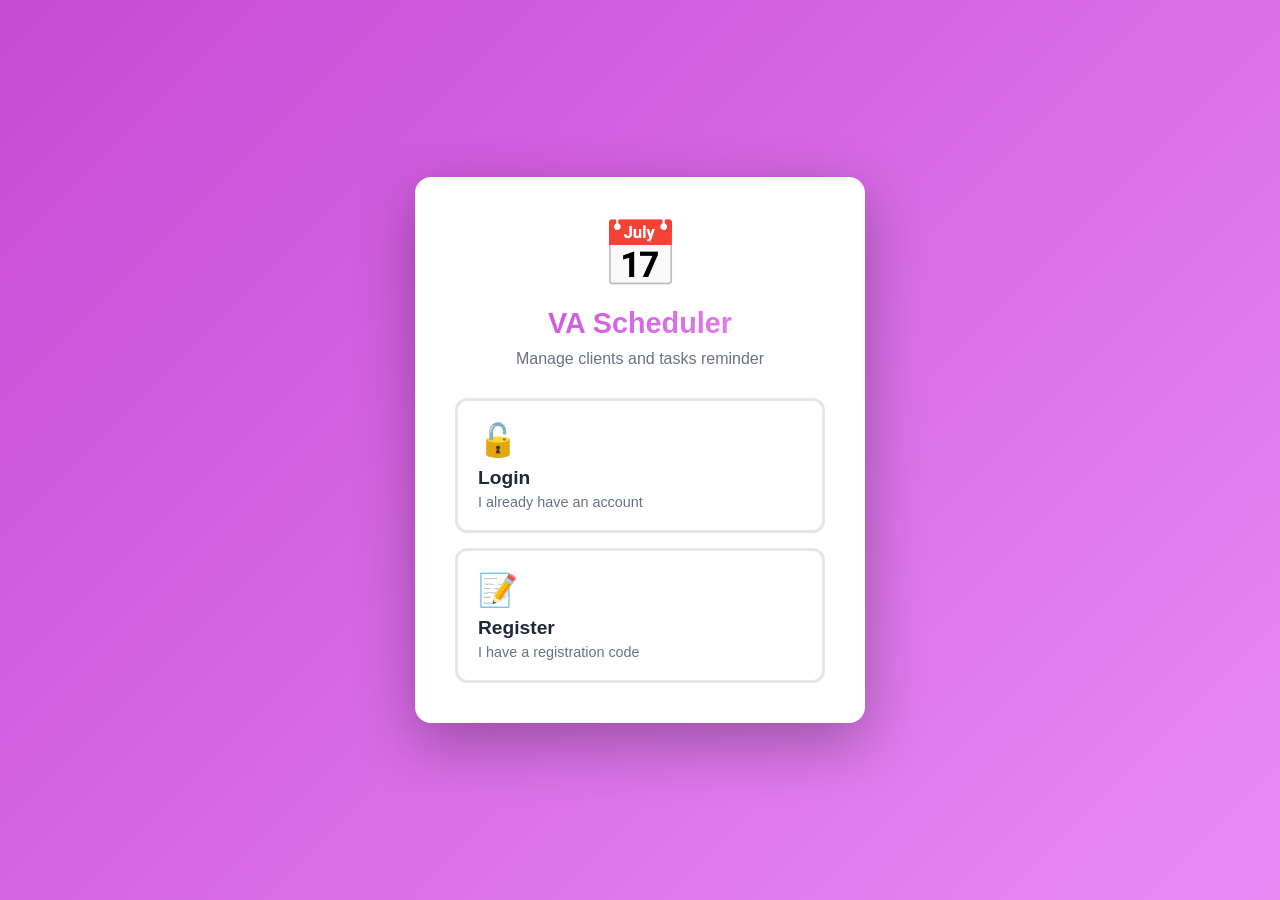
<file: index.html>
<!DOCTYPE html>
<html lang="en">
<head>
    <meta charset="UTF-8">
    <meta name="viewport" content="width=device-width, initial-scale=1.0">
    <title>Virtual Assistant Scheduler - Login</title>
    <style>
        :root {
            --primary: #c74ad5;
            --primary-light: #e88bf5;
            --primary-dark: #a93bb8;
            --bg-primary: #f5f7fa;
            --bg-secondary: #ffffff;
            --text-primary: #1f2937;
            --text-secondary: #6b7280;
            --text-light: #9ca3af;
            --border: #e5e7eb;
            --success: #10b981;
            --warning: #f59e0b;
            --danger: #ef4444;
            --shadow-sm: 0 1px 2px rgba(0, 0, 0, 0.05);
            --shadow: 0 4px 6px rgba(0, 0, 0, 0.05);
            --shadow-lg: 0 10px 15px rgba(0, 0, 0, 0.1);
            --radius: 12px;
            --radius-lg: 16px;
        }

        * {
            margin: 0;
            padding: 0;
            box-sizing: border-box;
        }

        body {
            font-family: -apple-system, BlinkMacSystemFont, 'Segoe UI', Roboto, Oxygen, Ubuntu, sans-serif;
            background: linear-gradient(135deg, var(--primary) 0%, var(--primary-light) 100%);
            min-height: 100vh;
            display: flex;
            align-items: center;
            justify-content: center;
            padding: 20px;
            color: var(--text-primary);
        }

        /* ===== AUTH CONTAINER ===== */
        .auth-container {
            background: var(--bg-secondary);
            border-radius: var(--radius-lg);
            box-shadow: 0 20px 60px rgba(0, 0, 0, 0.3);
            max-width: 450px;
            width: 100%;
            padding: 40px;
            animation: slideUp 0.4s ease;
        }

        @keyframes slideUp {
            from { opacity: 0; transform: translateY(30px); }
            to { opacity: 1; transform: translateY(0); }
        }

        .auth-header {
            text-align: center;
            margin-bottom: 30px;
        }

        .auth-icon {
            font-size: 4em;
            margin-bottom: 15px;
        }

        .auth-title {
            font-size: 1.8rem;
            background: linear-gradient(135deg, var(--primary), var(--primary-light));
            -webkit-background-clip: text;
            -webkit-text-fill-color: transparent;
            background-clip: text;
            margin-bottom: 10px;
            font-weight: 700;
        }

        .auth-subtitle {
            color: var(--text-secondary);
            font-size: 1rem;
        }

        /* ===== BUTTONS ===== */
        .btn {
            padding: 14px 28px;
            border: none;
            border-radius: var(--radius);
            font-size: 1rem;
            font-weight: 600;
            cursor: pointer;
            transition: all 0.3s;
            text-transform: uppercase;
            letter-spacing: 0.5px;
            width: 100%;
            margin-bottom: 12px;
        }

        .btn-primary {
            background: linear-gradient(135deg, var(--primary), var(--primary-light));
            color: white;
        }

        .btn-primary:hover:not(:disabled) {
            transform: translateY(-2px);
            box-shadow: var(--shadow-lg);
        }

        .btn-secondary {
            background: var(--bg-primary);
            color: var(--text-primary);
            border: 1px solid var(--border);
        }

        .btn-secondary:hover {
            background: var(--bg-secondary);
            border-color: var(--primary);
        }

        .btn-success {
            background: var(--success);
            color: white;
        }

        .btn-success:hover:not(:disabled) {
            background: #059669;
            transform: translateY(-2px);
        }

        .btn:disabled {
            opacity: 0.6;
            cursor: not-allowed;
        }

        /* ===== FORM ELEMENTS ===== */
        .form-group {
            margin-bottom: 20px;
        }

        .form-group label {
            display: block;
            margin-bottom: 8px;
            font-weight: 600;
            color: var(--text-primary);
        }

        .form-group input {
            width: 100%;
            padding: 14px 16px;
            border: 2px solid var(--border);
            border-radius: var(--radius);
            font-size: 1rem;
            transition: all 0.3s;
            background: var(--bg-secondary);
            color: var(--text-primary);
        }

        .form-group input:focus {
            outline: none;
            border-color: var(--primary);
            box-shadow: 0 0 0 3px rgba(199, 74, 213, 0.1);
        }

        .form-group input.error {
            border-color: var(--danger);
        }

        .form-group input.success {
            border-color: var(--success);
        }

        .form-row {
            display: grid;
            grid-template-columns: 1fr 1fr;
            gap: 15px;
        }

        .input-hint {
            font-size: 0.85rem;
            color: var(--text-secondary);
            margin-top: 5px;
        }

        .input-hint.error {
            color: var(--danger);
        }

        .input-hint.success {
            color: var(--success);
        }

        /* ===== AUTH SCREENS ===== */
        .auth-screen {
            display: none;
        }

        .auth-screen.active {
            display: block;
            animation: fadeIn 0.3s ease;
        }

        @keyframes fadeIn {
            from { opacity: 0; }
            to { opacity: 1; }
        }

        .auth-options {
            display: flex;
            flex-direction: column;
            gap: 15px;
        }

        .auth-option {
            padding: 20px;
            border: 3px solid var(--border);
            border-radius: var(--radius);
            cursor: pointer;
            transition: all 0.3s;
            text-align: left;
            background: var(--bg-secondary);
        }

        .auth-option:hover {
            border-color: var(--primary);
            transform: translateY(-3px);
            box-shadow: var(--shadow-lg);
        }

        .auth-option-icon {
            font-size: 2em;
            margin-bottom: 8px;
        }

        .auth-option-title {
            font-size: 1.2rem;
            font-weight: 700;
            margin-bottom: 5px;
            color: var(--text-primary);
        }

        .auth-option-desc {
            color: var(--text-secondary);
            font-size: 0.9rem;
        }

        /* ===== STEPS INDICATOR ===== */
        .steps-indicator {
            display: flex;
            justify-content: center;
            margin-bottom: 25px;
            gap: 10px;
        }

        .step-dot {
            width: 12px;
            height: 12px;
            border-radius: 50%;
            background: var(--border);
            transition: all 0.3s;
        }

        .step-dot.active {
            background: var(--primary);
            transform: scale(1.2);
        }

        .step-dot.completed {
            background: var(--success);
        }

        /* ===== BACK BUTTON ===== */
        .back-link {
            display: inline-flex;
            align-items: center;
            gap: 8px;
            color: var(--text-secondary);
            text-decoration: none;
            font-size: 0.95rem;
            margin-bottom: 20px;
            cursor: pointer;
            transition: color 0.3s;
        }

        .back-link:hover {
            color: var(--primary);
        }

        /* ===== THEME SELECTOR ===== */
        .theme-grid {
            display: grid;
            grid-template-columns: repeat(2, 1fr);
            gap: 12px;
            margin-bottom: 20px;
        }

        .theme-option {
            padding: 30px 20px;
            border: 3px solid var(--border);
            border-radius: var(--radius);
            cursor: pointer;
            transition: all 0.3s;
            text-align: center;
            font-weight: 600;
            font-size: 0.9rem;
            color: white;
            position: relative;
        }

        .theme-option:hover {
            transform: translateY(-3px);
            box-shadow: var(--shadow-lg);
        }

        .theme-option.selected {
            border-color: #333;
            transform: scale(1.05);
        }

        .theme-option.selected::after {
            content: '✓';
            position: absolute;
            top: 8px;
            right: 8px;
            width: 24px;
            height: 24px;
            background: white;
            color: #333;
            border-radius: 50%;
            display: flex;
            align-items: center;
            justify-content: center;
            font-weight: 700;
        }

        /* ===== TOAST NOTIFICATION ===== */
        .toast {
            position: fixed;
            bottom: 20px;
            right: 20px;
            background: #1f2937;
            color: white;
            padding: 16px 24px;
            border-radius: var(--radius);
            box-shadow: var(--shadow-lg);
            z-index: 10000;
            opacity: 0;
            transform: translateY(100px);
            transition: all 0.3s ease;
            max-width: 90%;
        }

        .toast.show {
            opacity: 1;
            transform: translateY(0);
        }

        .toast.success { background: var(--success); }
        .toast.error { background: var(--danger); }
        .toast.warning { background: var(--warning); }

        /* ===== LOADING SPINNER ===== */
        .spinner {
            display: inline-block;
            width: 20px;
            height: 20px;
            border: 3px solid rgba(255, 255, 255, 0.3);
            border-radius: 50%;
            border-top-color: #fff;
            animation: spin 0.8s ease-in-out infinite;
            margin-right: 10px;
        }

        @keyframes spin {
            to { transform: rotate(360deg); }
        }

        /* ===== PASSWORD TOGGLE ===== */
        .password-wrapper {
            position: relative;
        }

        .password-toggle {
            position: absolute;
            right: 15px;
            top: 50%;
            transform: translateY(-50%);
            background: none;
            border: none;
            cursor: pointer;
            font-size: 1.2em;
            opacity: 0.6;
            transition: opacity 0.3s;
        }

        .password-toggle:hover {
            opacity: 1;
        }

        /* ===== DIVIDER ===== */
        .divider {
            display: flex;
            align-items: center;
            margin: 25px 0;
            color: var(--text-secondary);
        }

        .divider::before,
        .divider::after {
            content: '';
            flex: 1;
            height: 1px;
            background: var(--border);
        }

        .divider span {
            padding: 0 15px;
            font-size: 0.9rem;
        }

        /* ===== RESPONSIVE ===== */
        @media (max-width: 480px) {
            .auth-container {
                padding: 25px;
            }

            .form-row {
                grid-template-columns: 1fr;
            }

            .theme-grid {
                grid-template-columns: 1fr;
            }

            .toast {
                left: 10px;
                right: 10px;
            }
        }
    </style>
</head>
<body>
    <div class="auth-container">
        <!-- ===== SCREEN 1: Welcome/Choice ===== -->
        <div id="screenWelcome" class="auth-screen active">
            <div class="auth-header">
                <div class="auth-icon">📅</div>
                <h1 class="auth-title">VA Scheduler</h1>
                <p class="auth-subtitle">Manage clients and tasks reminder</p>
            </div>
            <div class="auth-options">
                <div class="auth-option" onclick="showScreen('screenLogin')">
                    <div class="auth-option-icon">🔓</div>
                    <div class="auth-option-title">Login</div>
                    <div class="auth-option-desc">I already have an account</div>
                </div>
                <div class="auth-option" onclick="showScreen('screenRegisterCode')">
                    <div class="auth-option-icon">📝</div>
                    <div class="auth-option-title">Register</div>
                    <div class="auth-option-desc">I have a registration code</div>
                </div>
            </div>
        </div>

        <!-- ===== SCREEN 2: Login ===== -->
        <div id="screenLogin" class="auth-screen">
            <span class="back-link" onclick="showScreen('screenWelcome')">← Back</span>
            <div class="auth-header">
                <div class="auth-icon">🔓</div>
                <h1 class="auth-title">Welcome Back</h1>
                <p class="auth-subtitle">Login to your account</p>
            </div>
            <form id="loginForm" onsubmit="handleLogin(event)">
                <div class="form-group">
                    <label for="loginUsername">Username</label>
                    <input type="text" id="loginUsername" placeholder="Enter your username" required autocomplete="username">
                </div>
                <div class="form-group">
                    <label for="loginPassword">Password</label>
                    <div class="password-wrapper">
                        <input type="password" id="loginPassword" placeholder="Enter your password" required autocomplete="current-password">
                        <button type="button" class="password-toggle" onclick="togglePassword('loginPassword', this)">👁️</button>
                    </div>
                </div>
                <button type="submit" id="loginBtn" class="btn btn-primary">
                    Login
                </button>
            </form>
            <div class="divider"><span>or</span></div>
            <button class="btn btn-secondary" onclick="showScreen('screenRegisterCode')">Create New Account</button>
        </div>

        <!-- ===== SCREEN 3: Registration - Code Verification ===== -->
        <div id="screenRegisterCode" class="auth-screen">
            <span class="back-link" onclick="showScreen('screenWelcome')">← Back</span>
            <div class="steps-indicator">
                <div class="step-dot active"></div>
                <div class="step-dot"></div>
                <div class="step-dot"></div>
            </div>
            <div class="auth-header">
                <div class="auth-icon">🎟️</div>
                <h1 class="auth-title">Registration Code</h1>
                <p class="auth-subtitle">Enter your unique access code</p>
            </div>
            <form id="codeForm" onsubmit="handleCodeVerification(event)">
                <div class="form-group">
                    <label for="regCode">Access Code</label>
                    <input type="text" id="regCode" placeholder="Enter your code" required style="text-transform: uppercase; letter-spacing: 2px; text-align: center; font-size: 1.2rem; font-weight: 600;">
                    <p class="input-hint">Ask your administrator for a registration code</p>
                </div>
                <button type="submit" id="verifyCodeBtn" class="btn btn-primary">
                    Verify Code
                </button>
            </form>
            <div class="divider"><span>already have an account?</span></div>
            <button class="btn btn-secondary" onclick="showScreen('screenLogin')">Login Instead</button>
        </div>

        <!-- ===== SCREEN 4: Registration - Create Account ===== -->
        <div id="screenRegisterAccount" class="auth-screen">
            <span class="back-link" onclick="showScreen('screenRegisterCode')">← Back</span>
            <div class="steps-indicator">
                <div class="step-dot completed"></div>
                <div class="step-dot active"></div>
                <div class="step-dot"></div>
            </div>
            <div class="auth-header">
                <div class="auth-icon">👤</div>
                <h1 class="auth-title">Create Account</h1>
                <p class="auth-subtitle">Fill in your details</p>
            </div>
            <form id="registerForm" onsubmit="handleRegistration(event)">
                <div class="form-row">
                    <div class="form-group">
                        <label for="givenName">Given Name</label>
                        <input type="text" id="givenName" placeholder="Juan" required minlength="2" maxlength="20">
                    </div>
                    <div class="form-group">
                        <label for="lastName">Last Name</label>
                        <input type="text" id="lastName" placeholder="Dela Cruz" required minlength="2" maxlength="20">
                    </div>
                </div>
                <div class="form-group">
                    <label for="regUsername">Username</label>
                    <input type="text" id="regUsername" placeholder="Choose a username" required minlength="3" maxlength="10" oninput="checkUsername()" pattern="[a-zA-Z0-9_]+">
                    <p id="usernameHint" class="input-hint">Minimum 3 characters, no spaces</p>
                </div>
                <div class="form-group">
                    <label for="regPassword">Password</label>
                    <div class="password-wrapper">
                        <input type="password" id="regPassword" placeholder="Create a password" required minlength="6" maxlength="25" oninput="checkPassword()" pattern="[^\s]+" title="No spaces allowed">
                        <button type="button" class="password-toggle" onclick="togglePassword('regPassword', this)">👁️</button>
                    </div>
                    <p id="passwordHint" class="input-hint">Minimum 6 characters, no spaces</p>
                </div>
                <div class="form-group">
                    <label for="confirmPassword">Confirm Password</label>
                    <div class="password-wrapper">
                        <input type="password" id="confirmPassword" placeholder="Confirm your password" required oninput="checkPasswordMatch()">
                        <button type="button" class="password-toggle" onclick="togglePassword('confirmPassword', this)">👁️</button>
                    </div>
                    <p id="passwordMatchHint" class="input-hint"></p>
                </div>
                <button type="submit" id="registerBtn" class="btn btn-success">
                    Create Account
                </button>
            </form>
        </div>

        <!-- ===== SCREEN 5: Theme Selection ===== -->
        <div id="screenTheme" class="auth-screen">
            <div class="steps-indicator">
                <div class="step-dot completed"></div>
                <div class="step-dot completed"></div>
                <div class="step-dot active"></div>
            </div>
            <div class="auth-header">
                <div class="auth-icon">🎨</div>
                <h1 class="auth-title">Choose Your Theme</h1>
                <p class="auth-subtitle">Select a color theme for your dashboard</p>
            </div>
            <div class="theme-grid" id="themeGrid"></div>
            <button id="saveThemeBtn" class="btn btn-primary" onclick="handleThemeSelection()" disabled>
                Continue to Dashboard
            </button>
        </div>

        <!-- ===== SCREEN 6: Loading/Redirect ===== -->
        <div id="screenLoading" class="auth-screen">
            <div class="auth-header" style="padding: 60px 0;">
                <div class="auth-icon">⏳</div>
                <h1 class="auth-title">Loading...</h1>
                <p class="auth-subtitle" id="loadingMessage">Preparing your dashboard</p>
            </div>
        </div>
    </div>

    <!-- Toast Notification -->
    <div id="toast" class="toast"></div>

    <script>
        // =============================================================================
        // VA SCHEDULER - LOGIN/REGISTER SYSTEM
        // =============================================================================

        // ===== CONFIGURATION =====
        const API_URL = 'https://script.google.com/macros/s/AKfycbwaI-zUCmBq8wWtG0f9MvfGNJfzh_-7wKzbSWl8kbSdMguMxiBPAaUzWlBPCDB5XUAO/exec';
        
        // ===== GLOBAL STATE =====
        let verifiedCode = null;
        let selectedTheme = null;
        let currentUser = null;
        let usernameCheckTimeout = null;

        // ===== THEME DEFINITIONS (Matching dashboard themes) =====
        const themes = {
            Default: { 
                name: 'Default', 
                color: 'linear-gradient(135deg, #a855f7, #ec4899)'
            },
            Dark: { 
                name: 'Dark', 
                color: 'linear-gradient(135deg, #1f2937, #374151)'
            },
            Ocean: { 
                name: 'Ocean', 
                color: 'linear-gradient(135deg, #0ea5e9, #06b6d4)'
            },
            Forest: { 
                name: 'Forest', 
                color: 'linear-gradient(135deg, #059669, #10b981)'
            },
            Sunset: { 
                name: 'Sunset', 
                color: 'linear-gradient(135deg, #f59e0b, #ef4444)'
            }
        };

        // ===== INITIALIZATION =====
        document.addEventListener('DOMContentLoaded', function() {
            // Check if user is already logged in
            const storedUser = localStorage.getItem('vaSchedulerUser');
            if (storedUser) {
                try {
                    currentUser = JSON.parse(storedUser);
                    redirectToDashboard();
                } catch (e) {
                    localStorage.removeItem('vaSchedulerUser');
                }
            }

            // Render theme options
            renderThemeOptions();
        });

        // ===== SCREEN NAVIGATION =====
        function showScreen(screenId) {
            document.querySelectorAll('.auth-screen').forEach(screen => {
                screen.classList.remove('active');
            });
            document.getElementById(screenId).classList.add('active');
        }

        // ===== TOAST NOTIFICATIONS =====
        function showToast(message, type = 'info') {
            const toast = document.getElementById('toast');
            toast.textContent = message;
            toast.className = `toast ${type} show`;
            setTimeout(() => toast.classList.remove('show'), 4000);
        }

        // ===== PASSWORD TOGGLE =====
        function togglePassword(inputId, btn) {
            const input = document.getElementById(inputId);
            if (input.type === 'password') {
                input.type = 'text';
                btn.textContent = '🙈';
            } else {
                input.type = 'password';
                btn.textContent = '👁️';
            }
        }

        function checkPassword() {
            const passwordInput = document.getElementById('regPassword');
            let password = passwordInput.value;
            const hint = document.getElementById('passwordHint');
            
            if (password.includes(' ')) {
                password = password.replace(/\s/g, '');
                passwordInput.value = password;
                hint.textContent = '⚠️ Spaces removed automatically';
                hint.classList.add('error');
                setTimeout(() => {
                    hint.classList.remove('error');
                    hint.textContent = 'Minimum 6 characters, no spaces';
                }, 2000);
                return;
            }
            
            hint.classList.remove('error', 'success');
            
            if (password.length < 6) {
                hint.textContent = 'Minimum 6 characters, no spaces';
            } else {
                hint.textContent = '✓ Password valid';
                hint.classList.add('success');
            }
        }

        // ===== API CALLS =====
        async function apiCall(action, data = {}) {
            try {
                const response = await fetch(API_URL, {
                    method: 'POST',
                    headers: { 'Content-Type': 'text/plain' },
                    body: JSON.stringify({ action, ...data }),
                    redirect: 'follow'
                });
                const text = await response.text();
                return JSON.parse(text);
            } catch (error) {
                console.error('API Error:', error);
                return { success: false, message: 'Connection error. Please check your internet.' };
            }
        }

        // ===== LOGIN HANDLER =====
        async function handleLogin(event) {
            event.preventDefault();
            
            const username = document.getElementById('loginUsername').value.trim();
            const password = document.getElementById('loginPassword').value;
            const btn = document.getElementById('loginBtn');
            
            btn.disabled = true;
            btn.innerHTML = '<span class="spinner"></span> Logging in...';
            
            const result = await apiCall('login', { username, password });
            
            if (result.success) {
                showToast('Login successful! 🎉', 'success');
                
                currentUser = {
                    userId: result.userId,
                    username: result.username,
                    fullName: result.fullName,
                    theme: result.theme,
                    profile: result.profile,
                    data: result.data
                };
                localStorage.setItem('vaSchedulerUser', JSON.stringify(currentUser));
                
                if (!result.theme) {
                    showScreen('screenTheme');
                } else {
                    redirectToDashboard();
                }
            } else {
                showToast(result.message, 'error');
                btn.disabled = false;
                btn.textContent = 'Login';
                
                if (result.locked) {
                    document.getElementById('loginUsername').disabled = true;
                    document.getElementById('loginPassword').disabled = true;
                    setTimeout(() => {
                        document.getElementById('loginUsername').disabled = false;
                        document.getElementById('loginPassword').disabled = false;
                    }, 60000);
                }
            }
        }

        // ===== CODE VERIFICATION HANDLER =====
        async function handleCodeVerification(event) {
            event.preventDefault();
            
            const code = document.getElementById('regCode').value.trim().toUpperCase();
            const btn = document.getElementById('verifyCodeBtn');
            
            btn.disabled = true;
            btn.innerHTML = '<span class="spinner"></span> Verifying...';
            
            const result = await apiCall('verify', { code });
            
            if (result.success) {
                showToast(result.message, 'success');
                verifiedCode = code;
                showScreen('screenRegisterAccount');
            } else {
                showToast(result.message, 'error');
            }
            
            btn.disabled = false;
            btn.textContent = 'Verify Code';
        }

        // ===== USERNAME CHECK =====
        function checkUsername() {
            const usernameInput = document.getElementById('regUsername');
            let username = usernameInput.value;
            const hint = document.getElementById('usernameHint');
            
            if (username.includes(' ')) {
                username = username.replace(/\s/g, '');
                usernameInput.value = username;
                hint.textContent = '⚠️ Spaces removed automatically';
                hint.classList.add('error');
                setTimeout(() => {
                    hint.classList.remove('error');
                    hint.textContent = 'Minimum 3 characters, no spaces';
                }, 2000);
                return;
            }
            
            username = username.trim();
            
            if (usernameCheckTimeout) clearTimeout(usernameCheckTimeout);
            
            usernameInput.classList.remove('error', 'success');
            hint.classList.remove('error', 'success');
            
            if (username.length < 3) {
                hint.textContent = 'Minimum 3 characters, no spaces';
                return;
            }
            
            if (!/^[a-zA-Z0-9_]+$/.test(username)) {
                usernameInput.classList.add('error');
                hint.classList.add('error');
                hint.textContent = '✗ Only letters, numbers, and underscore allowed';
                return;
            }
            
            hint.textContent = 'Checking availability...';
            
            usernameCheckTimeout = setTimeout(async () => {
                const result = await apiCall('checkUsername', { username });
                
                if (result.available) {
                    usernameInput.classList.add('success');
                    hint.classList.add('success');
                    hint.textContent = '✓ Username available';
                } else {
                    usernameInput.classList.add('error');
                    hint.classList.add('error');
                    hint.textContent = '✗ Username already taken';
                }
            }, 500);
        }

        // ===== PASSWORD MATCH CHECK =====
        function checkPasswordMatch() {
            const password = document.getElementById('regPassword').value;
            const confirm = document.getElementById('confirmPassword').value;
            const hint = document.getElementById('passwordMatchHint');
            const input = document.getElementById('confirmPassword');
            
            input.classList.remove('error', 'success');
            hint.classList.remove('error', 'success');
            
            if (confirm.length === 0) {
                hint.textContent = '';
                return;
            }
            
            if (password === confirm) {
                input.classList.add('success');
                hint.classList.add('success');
                hint.textContent = '✓ Passwords match';
            } else {
                input.classList.add('error');
                hint.classList.add('error');
                hint.textContent = '✗ Passwords do not match';
            }
        }

        // ===== REGISTRATION HANDLER =====
        async function handleRegistration(event) {
            event.preventDefault();
            
            const givenName = document.getElementById('givenName').value.trim();
            const lastName = document.getElementById('lastName').value.trim();
            const username = document.getElementById('regUsername').value.trim();
            const password = document.getElementById('regPassword').value;
            const confirmPassword = document.getElementById('confirmPassword').value;
            const btn = document.getElementById('registerBtn');
            
            if (password !== confirmPassword) {
                showToast('Passwords do not match', 'error');
                return;
            }
            
            if (username.length < 3) {
                showToast('Username must be at least 3 characters', 'error');
                return;
            }
            
            if (password.length < 6) {
                showToast('Password must be at least 6 characters', 'error');
                return;
            }
            
            btn.disabled = true;
            btn.innerHTML = '<span class="spinner"></span> Creating Account...';
            
            const result = await apiCall('register', {
                code: verifiedCode,
                givenName,
                lastName,
                username,
                password
            });
            
            if (result.success) {
                showToast('Account created successfully! 🎉', 'success');
                
                currentUser = {
                    userId: result.userId,
                    username: result.username,
                    fullName: result.fullName,
                    profile: result.profile,
                    data: result.data
                };
                localStorage.setItem('vaSchedulerUser', JSON.stringify(currentUser));
                
                showScreen('screenTheme');
            } else {
                showToast(result.message, 'error');
                btn.disabled = false;
                btn.textContent = 'Create Account';
            }
        }

        // ===== THEME SELECTION =====
        function renderThemeOptions() {
            const grid = document.getElementById('themeGrid');
            grid.innerHTML = Object.entries(themes).map(([key, theme]) => `
                <div class="theme-option" 
                     data-theme="${key}" 
                     style="background: ${theme.color};"
                     onclick="selectTheme('${key}')">
                    ${theme.name}
                </div>
            `).join('');
        }

        function selectTheme(themeKey) {
            selectedTheme = themeKey;
            
            document.querySelectorAll('.theme-option').forEach(opt => {
                opt.classList.remove('selected');
            });
            document.querySelector(`[data-theme="${themeKey}"]`).classList.add('selected');
            
            document.getElementById('saveThemeBtn').disabled = false;
        }

        async function handleThemeSelection() {
            if (!selectedTheme) {
                showToast('Please select a theme', 'warning');
                return;
            }
            
            const btn = document.getElementById('saveThemeBtn');
            btn.disabled = true;
            btn.innerHTML = '<span class="spinner"></span> Saving...';
            
            const result = await apiCall('saveTheme', {
                userId: currentUser.userId,
                theme: selectedTheme
            });
            
            if (result.success) {
                currentUser.theme = selectedTheme;
                localStorage.setItem('vaSchedulerUser', JSON.stringify(currentUser));
                redirectToDashboard();
            } else {
                showToast('Failed to save theme. Please try again.', 'error');
                btn.disabled = false;
                btn.textContent = 'Continue to Dashboard';
            }
        }

        // ===== REDIRECT TO DASHBOARD =====
        function redirectToDashboard() {
            showScreen('screenLoading');
            document.getElementById('loadingMessage').textContent = 'Loading your dashboard...';
            
            localStorage.setItem('schedulerTasks', JSON.stringify(currentUser.data?.tasks || []));
            localStorage.setItem('schedulerClients', JSON.stringify(currentUser.data?.clients || []));
            localStorage.setItem('schedulerReminders', JSON.stringify(currentUser.data?.reminders || []));
            localStorage.setItem('schedulerTimesheet', JSON.stringify(currentUser.data?.timesheetEntries || []));
            localStorage.setItem('schedulerProfile', JSON.stringify(currentUser.data?.profile || {
                name: currentUser.fullName,
                email: '',
                avatar: '👤',
                mode: 'personal'
            }));
            
            if (currentUser.theme) {
                localStorage.setItem('schedulerTheme', currentUser.theme);
            }
            
            localStorage.setItem('schedulerHasVisited', 'true');
            localStorage.setItem('verified', 'true');
            
            setTimeout(() => {
                window.location.href = 'dashboard.html';
            }, 1500);
        }

        // ===== LOGOUT FUNCTION =====
        function logout() {
            localStorage.removeItem('vaSchedulerUser');
            localStorage.removeItem('schedulerTasks');
            localStorage.removeItem('schedulerClients');
            localStorage.removeItem('schedulerReminders');
            localStorage.removeItem('schedulerTimesheet');
            localStorage.removeItem('schedulerProfile');
            localStorage.removeItem('schedulerTheme');
            localStorage.removeItem('schedulerHasVisited');
            localStorage.removeItem('verified');
            window.location.href = 'index.html';
        }
    </script>
</body>
</html>
</file>
<file: styles.css>
/* Reset and Base Styles */
* {
    margin: 0;
    padding: 0;
    box-sizing: border-box;
}

:root {
    --primary: #c74ad5;
    --primary-light: #e88bf5;
    --primary-dark: #a93bb8;
    --secondary: #667eea;
    --success: #10b981;
    --warning: #f59e0b;
    --danger: #ef4444;
    --purple: #a855f7;
    --pink: #ec4899;
    --blue: #3b82f6;
    --green: #22c55e;
    
    --bg-primary: #f5f7fa;
    --bg-secondary: #ffffff;
    --bg-sidebar: #ffffff;
    
    --text-primary: #1f2937;
    --text-secondary: #6b7280;
    --text-light: #9ca3af;
    
    --border: #e5e7eb;
    --shadow-sm: 0 1px 2px rgba(0, 0, 0, 0.05);
    --shadow: 0 4px 6px rgba(0, 0, 0, 0.05);
    --shadow-lg: 0 10px 15px rgba(0, 0, 0, 0.1);
    
    --radius: 12px;
    --radius-lg: 16px;
    --sidebar-width: 240px;
}

body {
    font-family: -apple-system, BlinkMacSystemFont, 'Segoe UI', Roboto, Oxygen, Ubuntu, sans-serif;
    background: var(--bg-primary);
    color: var(--text-primary);
    line-height: 1.6;
    display: flex;
    min-height: 100vh;
}

/* Sidebar */
.sidebar {
    width: var(--sidebar-width);
    background: var(--bg-secondary);
    border-right: 1px solid var(--border);
    padding: 24px 16px;
    position: fixed;
    height: 100vh;
    left: 0;
    top: 0;
    z-index: 100;
    box-shadow: 2px 0 10px rgba(0, 0, 0, 0.05);
}

.sidebar-header {
    margin-bottom: 32px;
}

.logo {
    display: flex;
    align-items: center;
    gap: 12px;
    padding: 8px;
}

.logo-icon {
    width: 48px;
    height: 48px;
    background: linear-gradient(135deg, var(--primary), var(--primary-light));
    color: white;
    border-radius: 12px;
    display: flex;
    align-items: center;
    justify-content: center;
    font-weight: 700;
    font-size: 18px;
}

.logo-text {
    font-weight: 700;
    font-size: 18px;
    color: var(--text-primary);
}

.sidebar-nav {
    display: flex;
    flex-direction: column;
    gap: 8px;
}

.nav-item {
    display: flex;
    align-items: center;
    gap: 12px;
    padding: 12px 16px;
    color: var(--text-primary);
    border-radius: var(--radius);
    transition: all 0.2s;
    font-weight: 500;
    cursor: pointer;
    background: transparent;
}

.nav-item:hover {
    background: var(--bg-primary);
}

.nav-item.active {
    background: linear-gradient(135deg, var(--primary), var(--primary-light));
    color: white !important;
}

.nav-item.active .nav-icon {
    stroke: white !important;
}

.nav-item span {
    color: inherit;
}

.nav-icon {
    width: 20px;
    height: 20px;
    stroke: var(--text-primary);
    transition: stroke 0.2s;
}

.nav-item.active .nav-icon {
    stroke: white;
}

/* Main Content */
.main-content {
    margin-left: var(--sidebar-width);
    flex: 1;
    padding: 24px;
    max-width: 1600px;
}

/* Header */
.header {
    display: flex;
    justify-content: space-between;
    align-items: center;
    margin-bottom: 32px;
    flex-wrap: wrap;
    gap: 16px;
}

.page-title {
    font-size: 32px;
    font-weight: 700;
    color: var(--text-primary);
}

.header-right {
    display: flex;
    align-items: center;
    gap: 16px;
}

.user-profile {
    display: flex;
    flex-direction: column;
    align-items: flex-end;
}

.user-name {
    font-weight: 600;
    color: var(--text-primary);
}

.user-email {
    font-size: 14px;
    color: var(--text-secondary);
}

.logout-btn {
    width: 40px;
    height: 40px;
    border-radius: 10px;
    border: none;
    background: #fee;
    color: var(--danger);
    cursor: pointer;
    display: flex;
    align-items: center;
    justify-content: center;
    transition: all 0.2s;
}

.logout-btn:hover {
    background: var(--danger);
    color: white;
}

.logout-btn svg {
    width: 20px;
    height: 20px;
}

/* Sync Status */
.sync-status {
    display: flex;
    align-items: center;
    justify-content: center;
    padding: 8px;
    cursor: pointer;
    transition: all 0.3s ease;
}

.sync-status:hover {
    transform: scale(1.1);
}

.sync-circle {
    width: 12px;
    height: 12px;
    border-radius: 50%;
    transition: all 0.3s ease;
}

.sync-circle.synced {
    background: var(--success);
    box-shadow: 0 0 8px rgba(16, 185, 129, 0.5);
}

.sync-circle.syncing {
    background: transparent;
    border: 2px solid var(--blue);
    border-top-color: transparent;
    animation: spin 0.8s linear infinite;
}

.sync-circle.pending {
    background: var(--warning);
    box-shadow: 0 0 8px rgba(245, 158, 11, 0.5);
}

.sync-circle.offline {
    background: var(--danger);
    box-shadow: 0 0 8px rgba(239, 68, 68, 0.5);
}

@keyframes spin {
    from { transform: rotate(0deg); }
    to { transform: rotate(360deg); }
}

/* Pages */
.page {
    display: none;
    animation: fadeIn 0.3s;
}

.page.active {
    display: block;
}

@keyframes fadeIn {
    from {
        opacity: 0;
        transform: translateY(10px);
    }
    to {
        opacity: 1;
        transform: translateY(0);
    }
}

/* Welcome Banner */
.welcome-banner {
    background: linear-gradient(135deg, var(--primary) 0%, var(--primary-light) 100%);
    padding: 48px 40px;
    border-radius: var(--radius-lg);
    color: white;
    margin-bottom: 32px;
}

.welcome-banner h2 {
    font-size: 36px;
    margin-bottom: 8px;
    color: white;
}

.welcome-banner p {
    font-size: 18px;
    opacity: 0.95;
    color: white;
}

/* Stats Grid */
.stats-grid {
    display: grid;
    grid-template-columns: repeat(auto-fit, minmax(250px, 1fr));
    gap: 24px;
    margin-bottom: 32px;
}

.stat-card {
    background: var(--bg-secondary);
    padding: 24px;
    border-radius: var(--radius-lg);
    border: 1px solid var(--border);
    display: flex;
    justify-content: space-between;
    align-items: center;
    transition: all 0.2s;
}

.stat-card:hover {
    box-shadow: var(--shadow-lg);
    transform: translateY(-2px);
}

.stat-label {
    font-size: 14px;
    color: var(--text-secondary);
    margin-bottom: 8px;
}

.stat-value {
    font-size: 36px;
    font-weight: 700;
    color: var(--text-primary);
}

.stat-icon {
    width: 48px;
    height: 48px;
    border-radius: 12px;
    display: flex;
    align-items: center;
    justify-content: center;
}

.stat-icon svg {
    width: 24px;
    height: 24px;
    stroke: white;
}

.stat-icon.purple {
    background: linear-gradient(135deg, var(--primary), var(--primary-light));
}

.stat-icon.pink {
    background: linear-gradient(135deg, #ec4899, #f472b6);
}

.stat-icon.blue {
    background: linear-gradient(135deg, #3b82f6, #60a5fa);
}

.stat-icon.green {
    background: linear-gradient(135deg, #22c55e, #4ade80);
}

/* Dashboard Grid */
.dashboard-grid {
    display: grid;
    grid-template-columns: 1fr 1fr;
    gap: 24px;
}

.dashboard-section {
    background: var(--bg-secondary);
    border-radius: var(--radius-lg);
    border: 1px solid var(--border);
}

.dashboard-section.full-width {
    grid-column: span 2;
}

.section-header {
    padding: 16px 24px;
    border-bottom: 1px solid var(--border);
}

.section-header h3 {
    font-size: 18px;
    font-weight: 600;
    color: var(--text-primary);
}

.section-content {
    padding: 24px;
}

.empty-state {
    text-align: center;
    padding: 40px 20px;
    color: var(--text-secondary);
}

.empty-icon {
    font-size: 48px;
    margin-bottom: 12px;
    display: block;
}

.task-item {
    background: var(--bg-primary);
    padding: 16px;
    border-radius: var(--radius);
    margin-bottom: 12px;
    border: 1px solid var(--border);
}

.task-item-header {
    display: flex;
    justify-content: space-between;
    margin-bottom: 8px;
}

.task-item-title {
    font-weight: 600;
    color: var(--text-primary);
}

.task-badge {
    padding: 4px 12px;
    border-radius: 20px;
    font-size: 12px;
    font-weight: 600;
    text-transform: capitalize;
}

.task-badge.low {
    background: #d1fae5;
    color: #065f46;
}

.task-badge.medium {
    background: #fef3c7;
    color: #92400e;
}

.task-badge.high {
    background: #fee2e2;
    color: #991b1b;
}

.task-badge.urgent {
    background: #f5d0fe;
    color: #6b21a8;
}

.task-item-meta {
    display: flex;
    gap: 16px;
    color: var(--text-secondary);
    font-size: 14px;
}

.task-item-actions {
    display: flex;
    gap: 8px;
    margin-top: 12px;
}

.task-item-actions .btn {
    padding: 8px 16px;
    font-size: 14px;
}

.btn-danger {
    background: #fee2e2;
    color: #991b1b;
}

.btn-danger:hover {
    background: #ef4444;
    color: white;
}

/* Page Header */
.page-header {
    display: flex;
    justify-content: space-between;
    align-items: center;
    margin-bottom: 24px;
}

.page-header h2 {
    font-size: 32px;
    font-weight: 700;
    color: var(--text-primary);
}

/* Filters Section */
.filters-section {
    background: var(--bg-secondary);
    padding: 20px;
    border-radius: var(--radius-lg);
    border: 1px solid var(--border);
    margin-bottom: 24px;
    display: flex;
    align-items: center;
    gap: 16px;
    flex-wrap: wrap;
}

.filter-group {
    display: flex;
    flex-direction: column;
    gap: 4px;
}

.filter-group label {
    font-size: 14px;
    color: var(--text-secondary);
    margin-bottom: 8px;
}

.filter-pills {
    display: flex;
    gap: 8px;
}

.filter-pill {
    padding: 8px 16px;
    border-radius: 20px;
    background: var(--bg-primary);
    color: var(--text-primary);
    font-size: 14px;
    font-weight: 500;
    cursor: pointer;
    transition: all 0.2s;
    border: 1px solid var(--border);
}

.filter-pill:hover {
    background: var(--bg-secondary);
    border-color: var(--primary);
}

.filter-pill.active {
    background: linear-gradient(135deg, var(--primary), var(--primary-light));
    color: white;
    border-color: var(--primary);
}

.filter-group select, .filter-group input[type="checkbox"] {
    padding: 8px 12px;
    border: 1px solid var(--border);
    border-radius: 8px;
    background: var(--bg-secondary);
    color: var(--text-primary);
}

/* Tasks List */
.tasks-list {
    display: flex;
    flex-direction: column;
    gap: 16px;
}

.reminders-list {
    display: flex;
    flex-direction: column;
    gap: 16px;
}

/* Calendar Section */
.schedule-layout {
    display: grid;
    grid-template-columns: 2fr 1fr;
    gap: 24px;
}

.calendar-section {
    background: var(--bg-secondary);
    padding: 32px;
    border-radius: var(--radius-lg);
    border: 1px solid var(--border);
    box-shadow: var(--shadow);
}

.calendar-header {
    display: flex;
    justify-content: space-between;
    align-items: center;
    margin-bottom: 32px;
}

.calendar-header h2 {
    font-size: 28px;
    font-weight: 700;
    color: var(--text-primary);
}

.calendar-controls {
    display: flex;
    gap: 12px;
}

.calendar-controls .btn {
    width: 44px;
    height: 44px;
    padding: 0;
    border-radius: 50%;
    background: var(--bg-primary);
    border: 1px solid var(--border);
    color: var(--text-primary);
    display: flex;
    align-items: center;
    justify-content: center;
    transition: all 0.2s;
    cursor: pointer;
}

.calendar-controls .btn:hover {
    background: var(--primary-light);
    color: white;
    border-color: var(--primary);
}

.calendar-controls .btn svg {
    width: 20px;
    height: 20px;
}

.calendar {
    width: 100%;
}

.calendar-weekdays {
    display: grid;
    grid-template-columns: repeat(7, 1fr);
    gap: 8px;
    margin-bottom: 12px;
    padding-bottom: 12px;
    border-bottom: 1px solid var(--border);
}

.weekday {
    text-align: center;
    font-weight: 600;
    color: var(--text-primary);
    font-size: 14px;
    padding: 8px 4px;
}

.calendar-days {
    display: grid;
    grid-template-columns: repeat(7, 1fr);
    gap: 8px;
    width: 100%;
}

.calendar-day {
    aspect-ratio: 1 / 1;
    border-radius: var(--radius);
    background: var(--bg-primary);
    border: 2px solid transparent;
    padding: 8px;
    display: flex;
    flex-direction: column;
    align-items: center;
    justify-content: center;
    cursor: pointer;
    transition: all 0.2s;
    position: relative;
    min-height: 60px;
}

.calendar-day:hover {
    border-color: var(--primary-light);
    box-shadow: var(--shadow);
    transform: translateY(-2px);
}

.calendar-day.today {
    background: var(--primary);
    color: white;
    border-color: var(--primary-dark);
}

.calendar-day.today .calendar-day-number {
    color: white !important;
}

.calendar-day-number {
    font-size: 16px;
    font-weight: 600;
    color: var(--text-primary);
}

.calendar-day.other-month {
    opacity: 1;
    background: transparent;
}

.calendar-day.other-month .calendar-day-number {
    color: var(--text-light);
    opacity: 0.4;
}

.event-dot {
    position: absolute;
    bottom: 8px;
    left: 50%;
    transform: translateX(-50%);
    width: 6px;
    height: 6px;
    background: var(--primary);
    border-radius: 50%;
}

.calendar-day.today .event-dot {
    background: white;
}

.event-dot.multiple {
    width: 20px;
    height: 4px;
    border-radius: 2px;
}

.upcoming-section {
    background: var(--bg-secondary);
    padding: 32px;
    border-radius: var(--radius-lg);
    border: 1px solid var(--border);
    box-shadow: var(--shadow);
}

.upcoming-section h3 {
    font-size: 22px;
    font-weight: 600;
    margin-bottom: 24px;
    color: var(--text-primary);
}

.upcoming-item {
    padding: 16px;
    border: 1px solid var(--border);
    border-radius: var(--radius);
    margin-bottom: 12px;
    background: var(--bg-primary);
    transition: all 0.2s;
}

.upcoming-item:hover {
    box-shadow: var(--shadow);
    transform: translateY(-1px);
}

.upcoming-item-title {
    font-weight: 600;
    font-size: 16px;
    margin-bottom: 4px;
    color: var(--text-primary);
}

.upcoming-item-time {
    color: var(--text-secondary);
    font-size: 14px;
    margin-bottom: 4px;
}

.upcoming-item-client {
    font-size: 13px;
    color: var(--primary);
    font-weight: 500;
}

.upcoming-day {
    margin-bottom: 24px;
}

.upcoming-day-header {
    display: flex;
    justify-content: space-between;
    padding: 12px 0;
    border-bottom: 2px solid var(--border);
    margin-bottom: 12px;
    font-weight: 600;
    color: var(--text-primary);
}

/* Clients Grid */
.clients-grid {
    display: grid;
    grid-template-columns: repeat(auto-fit, minmax(250px, 1fr));
    gap: 24px;
}

.client-card {
    background: var(--bg-secondary);
    padding: 24px;
    border-radius: var(--radius-lg);
    border: 1px solid var(--border);
    transition: all 0.2s;
}

.client-card:hover {
    box-shadow: var(--shadow-lg);
    transform: translateY(-2px);
}

.client-name {
    font-size: 18px;
    font-weight: 600;
    margin-bottom: 8px;
    color: var(--text-primary);
}

.client-info {
    color: var(--text-secondary);
    font-size: 14px;
    margin-bottom: 4px;
    display: flex;
    align-items: center;
    gap: 8px;
}

.client-task-count {
    margin: 16px 0;
    color: var(--text-secondary);
    font-size: 14px;
}

.client-actions {
    display: flex;
    gap: 8px;
}

.btn-small {
    padding: 8px 16px;
    font-size: 14px;
}

/* Settings Container */
.settings-container {
    max-width: 800px;
}

.settings-section {
    background: var(--bg-secondary);
    padding: 24px;
    border-radius: var(--radius-lg);
    border: 1px solid var(--border);
    margin-bottom: 24px;
}

.settings-section h3 {
    font-size: 18px;
    font-weight: 600;
    margin-bottom: 16px;
    color: var(--text-primary);
}

.settings-section label {
    color: var(--text-primary);
    font-weight: 500;
}

.theme-grid {
    display: grid;
    grid-template-columns: repeat(auto-fit, minmax(150px, 1fr));
    gap: 16px;
}

.theme-option {
    padding: 40px 20px;
    border-radius: var(--radius);
    cursor: pointer;
    transition: all 0.2s;
    text-align: center;
    font-weight: 600;
    color: white;
    border: 2px solid transparent;
    position: relative;
}

.theme-option:hover {
    transform: translateY(-2px);
    box-shadow: var(--shadow-lg);
}

.theme-option.active {
    border-color: var(--text-primary);
}

.theme-option.active::after {
    content: '✓';
    position: absolute;
    top: 8px;
    right: 8px;
    width: 24px;
    height: 24px;
    background: white;
    color: var(--text-primary);
    border-radius: 50%;
    display: flex;
    align-items: center;
    justify-content: center;
    font-weight: 700;
}

.export-buttons {
    display: flex;
    gap: 12px;
}

.btn-full {
    width: 100%;
}

/* Form Elements */
.form-row {
    display: grid;
    grid-template-columns: 1fr auto;
    gap: 12px;
    align-items: end;
}

.flex-grow {
    flex: 1;
}

/* Modal */
.modal {
    position: fixed;
    inset: 0;
    background: rgba(0, 0, 0, 0.5);
    display: none;
    align-items: center;
    justify-content: center;
    z-index: 1000;
}

.modal.active {
    display: flex;
}

.modal-content {
    background: var(--bg-secondary);
    border-radius: var(--radius-lg);
    max-width: 600px;
    width: 90%;
    max-height: 90vh;
    overflow-y: auto;
}

.modal-header {
    padding: 24px;
    border-bottom: 1px solid var(--border);
    display: flex;
    justify-content: space-between;
    align-items: center;
}

.modal-header h3 {
    font-size: 24px;
    font-weight: 600;
    color: var(--text-primary);
}

.close-btn {
    font-size: 24px;
    color: var(--text-secondary);
    background: none;
    border: none;
    cursor: pointer;
    width: 32px;
    height: 32px;
    display: flex;
    align-items: center;
    justify-content: center;
    border-radius: 6px;
    transition: all 0.2s;
}

.close-btn:hover {
    background: var(--bg-primary);
}

form {
    padding: 24px;
}

.form-group {
    margin-bottom: 20px;
}

.form-group label {
    display: block;
    margin-bottom: 8px;
    font-size: 14px;
    font-weight: 500;
    color: var(--text-primary);
}

.form-group input, .form-group textarea, .form-group select {
    width: 100%;
    padding: 12px;
    border-radius: 10px;
    border: 1px solid var(--border);
    font-size: 16px;
    background: var(--bg-secondary);
    color: var(--text-primary);
}

.form-group textarea {
    min-height: 100px;
}

.modal-actions {
    padding: 0 24px 24px;
    display: flex;
    gap: 12px;
    justify-content: flex-end;
}

.btn {
    padding: 12px 24px;
    border-radius: 10px;
    border: none;
    cursor: pointer;
    font-weight: 500;
    transition: all 0.2s;
}

.btn-primary {
    background: linear-gradient(135deg, var(--primary), var(--primary-light));
    color: white;
}

.btn-primary:hover {
    transform: translateY(-1px);
    box-shadow: var(--shadow);
}

.btn-secondary {
    background: var(--bg-primary);
    color: var(--text-primary);
    border: 1px solid var(--border);
}

.btn-secondary:hover {
    background: var(--bg-secondary);
    border-color: var(--primary);
}

.btn-danger:hover {
    background: #ef4444;
    color: white;
}

.btn-icon {
    background: none;
    border: none;
    cursor: pointer;
    padding: 8px;
    display: flex;
    align-items: center;
    border-radius: 6px;
    transition: all 0.2s;
}

.btn-icon:hover {
    background: var(--bg-primary);
}

.btn-icon svg {
    width: 24px;
    height: 24px;
    stroke: var(--text-secondary);
}

.toast {
    position: fixed;
    bottom: 40px;
    left: 50%;
    transform: translateX(-50%);
    background: var(--bg-primary);
    color: var(--text-primary);
    padding: 12px 24px;
    border-radius: 10px;
    opacity: 0;
    transition: all 0.3s;
    box-shadow: var(--shadow-lg);
    z-index: 1000;
}

.toast.show {
    opacity: 1;
    transform: translateX(-50%) translateY(-10px);
}

.toast.success {
    background: var(--bg-primary);
    color: var(--text-primary);
}

.toast.error {
    background: var(--bg-primary);
    color: var(--text-primary);
}

.toast.warning {
    background:var(--bg-primary);
    color: var(--text-primary);
}

/* Mobile Menu Toggle */
.mobile-menu-toggle {
    display: none;
    position: fixed;
    bottom: 20px;
    right: 20px;
    width: 56px;
    height: 56px;
    background: var(--primary);
    border: none;
    border-radius: 50%;
    color: white;
    cursor: pointer;
    box-shadow: 0 4px 12px rgba(0, 0, 0, 0.15);
    z-index: 99;
}

.mobile-menu-toggle svg {
    width: 24px;
    height: 24px;
    stroke: white;
}

.mobile-menu-toggle.active svg {
    transform: rotate(90deg);
}

/* Responsive */
@media (max-width: 1200px) {
    :root {
        --sidebar-width: 200px;
    }
    
    .schedule-layout {
        grid-template-columns: 1fr;
    }
}

@media (max-width: 1024px) {
    .dashboard-grid {
        grid-template-columns: 1fr;
    }
    
    .dashboard-section.full-width {
        grid-column: span 1;
    }
    
    .stats-grid {
        grid-template-columns: repeat(2, 1fr);
    }
}

@media (max-width: 768px) {
    body {
        padding-bottom: 80px;
    }
    
    .sidebar {
        transform: translateX(-100%);
        transition: transform 0.3s;
        box-shadow: 2px 0 10px rgba(0, 0, 0, 0.1);
    }
    
    .sidebar.active {
        transform: translateX(0);
    }
    
    .main-content {
        margin-left: 0;
        padding: 16px;
    }
    
    .mobile-menu-toggle {
        display: flex;
        align-items: center;
        justify-content: center;
    }
    
    .header {
        margin-bottom: 20px;
    }
    
    .page-title {
        font-size: 24px;
    }
    
    .welcome-banner {
        padding: 32px 24px;
    }
    
    .welcome-banner h2 {
        font-size: 28px;
    }
    
    .welcome-banner p {
        font-size: 16px;
    }
    
    .stats-grid {
        grid-template-columns: 1fr;
        gap: 16px;
    }
    
    .stat-card {
        padding: 20px;
    }
    
    .stat-value {
        font-size: 28px;
    }
    
    .stat-icon {
        width: 48px;
        height: 48px;
    }
    
    .stat-icon svg {
        width: 24px;
        height: 24px;
    }
    
    .section-content {
        padding: 16px;
    }
    
    .calendar-section {
        padding: 16px;
    }
    
    .calendar-header {
        flex-direction: column;
        align-items: flex-start;
        gap: 12px;
        margin-bottom: 20px;
    }
    
    .calendar-header h2 {
        font-size: 20px;
    }
    
    .calendar-weekdays {
        gap: 4px;
    }
    
    .weekday {
        font-size: 12px;
        padding: 6px 2px;
    }
    
    .calendar-days {
        gap: 4px;
    }
    
    .calendar-day {
        min-height: 50px;
        padding: 6px 4px;
        border-width: 1px;
    }
    
    .calendar-day-number {
        font-size: 13px;
    }
    
    .event-dot {
        width: 5px;
        height: 5px;
        bottom: 6px;
    }
    
    .event-dot.multiple {
        width: 16px;
        height: 3px;
    }
    
    .form-row {
        grid-template-columns: 1fr;
    }
    
    .clients-grid {
        grid-template-columns: 1fr;
    }
    
    .page-header {
        flex-direction: column;
        align-items: flex-start;
    }
    
    .page-header h2 {
        font-size: 24px;
    }
    
    .filters-section {
        padding: 16px;
        flex-direction: column;
        align-items: flex-start;
    }
    
    .filter-group {
        width: 100%;
    }
    
    .filter-group select {
        width: 100%;
    }
    
    .filter-pills {
        gap: 6px;
        flex-wrap: wrap;
    }
    
    .filter-pill {
        padding: 6px 12px;
        font-size: 13px;
    }
    
    .task-item {
        padding: 14px;
    }
    
    .task-item-meta {
        flex-direction: column;
        gap: 8px;
    }
    
    .task-item-actions {
        flex-direction: column;
        width: 100%;
    }
    
    .task-item-actions .btn {
        width: 100%;
    }
    
    .modal {
        padding: 10px;
    }
    
    .modal-content {
        max-height: 95vh;
    }
    
    .modal-header {
        padding: 20px;
    }
    
    form {
        padding: 20px;
    }
    
    .upcoming-section {
        padding: 16px;
    }
    
    .client-card {
        padding: 20px;
    }
    
    .client-actions {
        flex-direction: column;
    }
    
    .client-actions .btn {
        width: 100%;
    }
    
    .settings-container {
        max-width: 100%;
    }
    
    .settings-section {
        padding: 20px;
    }
    
    .theme-grid {
        grid-template-columns: repeat(2, 1fr);
        gap: 12px;
    }
    
    .theme-option {
        padding: 24px 16px;
        font-size: 14px;
    }
    
    .export-buttons {
        flex-direction: column;
    }
    
    .export-buttons .btn {
        width: 100%;
    }
    
    .user-profile {
        display: none;
    }
    
    .header-right {
        gap: 12px;
    }
    
    .header {
        flex-wrap: nowrap;
        justify-content: space-between;
        align-items: center;
    }
    
    .header-left {
        flex: 1;
    }
}

@media (max-width: 480px) {
    .main-content {
        padding: 12px;
    }
    
    .welcome-banner {
        padding: 24px 16px;
    }
    
    .welcome-banner h2 {
        font-size: 24px;
    }
    
    .welcome-banner p {
        font-size: 14px;
    }
    
    .stat-card {
        padding: 16px;
    }
    
    .stat-value {
        font-size: 24px;
    }
    
    .stat-icon {
        width: 40px;
        height: 40px;
    }
    
    .stat-icon svg {
        width: 20px;
        height: 20px;
    }
    
    .calendar-day {
        min-height: 45px;
        padding: 4px 2px;
    }
    
    .calendar-day-number {
        font-size: 12px;
    }
    
    .event-dot {
        width: 4px;
        height: 4px;
        bottom: 4px;
    }
    
    .event-dot.multiple {
        width: 14px;
        height: 3px;
    }
    
    .theme-grid {
        grid-template-columns: 1fr;
    }
}
/* Settings Menu Styles - ADD THIS TO YOUR styles.css */

.settings-menu {
    display: grid;
    grid-template-columns: repeat(auto-fit, minmax(300px, 1fr));
    gap: 20px;
    max-width: 1200px;
}

.settings-card {
    background: var(--bg-secondary);
    border: 2px solid var(--border);
    border-radius: var(--radius-lg);
    padding: 24px;
    display: flex;
    align-items: center;
    gap: 16px;
    cursor: pointer;
    transition: all 0.3s;
}

.settings-card:hover {
    border-color: var(--primary);
    box-shadow: var(--shadow-lg);
    transform: translateY(-4px);
}

.settings-card.danger:hover {
    border-color: var(--danger);
    background: #fef2f2;
}

.settings-card-icon {
    font-size: 40px;
    min-width: 60px;
    height: 60px;
    display: flex;
    align-items: center;
    justify-content: center;
    background: var(--bg-primary);
    border-radius: 12px;
}

.settings-card-content {
    flex: 1;
}

.settings-card-content h3 {
    font-size: 18px;
    font-weight: 600;
    margin-bottom: 4px;
    color: var(--text-primary);
}

.settings-card-content p {
    font-size: 14px;
    color: var(--text-secondary);
    margin: 0;
}

.settings-card-arrow {
    font-size: 24px;
    color: var(--text-light);
    transition: all 0.2s;
}

.settings-card:hover .settings-card-arrow {
    color: var(--primary);
    transform: translateX(4px);
}

.settings-card.danger:hover .settings-card-arrow {
    color: var(--danger);
}

/* Modal Body */
.modal-body {
    padding: 24px;
}

.modal-description {
    color: var(--text-secondary);
    margin-bottom: 20px;
    font-size: 14px;
}

/* Export Options */
.export-options {
    display: flex;
    flex-direction: column;
    gap: 12px;
}

.export-option-btn {
    display: flex;
    align-items: center;
    gap: 16px;
    padding: 20px;
    background: var(--bg-primary);
    border: 2px solid var(--border);
    border-radius: var(--radius);
    cursor: pointer;
    transition: all 0.2s;
    text-align: left;
    width: 100%;
}

.export-option-btn:hover {
    border-color: var(--primary);
    background: white;
    box-shadow: var(--shadow);
}

.export-icon {
    font-size: 32px;
    min-width: 50px;
    height: 50px;
    display: flex;
    align-items: center;
    justify-content: center;
    background: white;
    border-radius: 10px;
}

.export-option-btn strong {
    display: block;
    margin-bottom: 4px;
    color: var(--text-primary);
}

.export-option-btn p {
    margin: 0;
    font-size: 13px;
    color: var(--text-secondary);
}

/* Theme Grid in Modal */
.theme-grid {
    display: grid;
    grid-template-columns: repeat(auto-fit, minmax(120px, 1fr));
    gap: 12px;
    margin-top: 16px;
}

.theme-option {
    padding: 30px 16px;
    border-radius: var(--radius);
    cursor: pointer;
    transition: all 0.2s;
    text-align: center;
    font-weight: 600;
    color: white;
    border: 3px solid transparent;
    position: relative;
}

.theme-option:hover {
    transform: translateY(-4px);
    box-shadow: var(--shadow-lg);
}

.theme-option.active {
    border-color: white;
    box-shadow: 0 0 0 3px var(--primary);
}

.theme-option.active::after {
    content: '✓';
    position: absolute;
    top: 8px;
    right: 8px;
    width: 28px;
    height: 28px;
    background: white;
    color: var(--text-primary);
    border-radius: 50%;
    display: flex;
    align-items: center;
    justify-content: center;
    font-weight: 700;
    font-size: 16px;
    box-shadow: var(--shadow);
}

/* Responsive Settings */
@media (max-width: 768px) {
    .settings-menu {
        grid-template-columns: 1fr;
    }
    
    .settings-card {
        padding: 20px;
    }
    
    .settings-card-icon {
        font-size: 32px;
        min-width: 50px;
        height: 50px;
    }
    
    .settings-card-content h3 {
        font-size: 16px;
    }
    
    .settings-card-content p {
        font-size: 13px;
    }
    
    .theme-grid {
        grid-template-columns: repeat(2, 1fr);
    }
}

/* Email Field Styles */
.email-input-row {
    display: flex;
    gap: 8px;
    margin-bottom: 8px;
    align-items: center;
}

.email-input-row .client-email-input {
    flex: 1;
    padding: 12px 16px;
    border: 1px solid var(--border);
    border-radius: var(--radius);
    font-size: 14px;
    background: var(--bg-secondary);
    color: var(--text-primary);
    transition: all 0.3s ease;
}

.email-input-row .client-email-input:focus {
    outline: none;
    border-color: var(--primary);
    box-shadow: 0 0 0 3px rgba(199, 74, 213, 0.1);
}

.btn-remove-email {
    width: 36px;
    height: 36px;
    border-radius: 8px;
    border: 1px solid var(--danger);
    background: transparent;
    color: var(--danger);
    cursor: pointer;
    display: flex;
    align-items: center;
    justify-content: center;
    transition: all 0.3s ease;
    flex-shrink: 0;
}

.btn-remove-email:hover {
    background: var(--danger);
    color: white;
}

.btn-remove-email svg {
    width: 16px;
    height: 16px;
}

.email-count {
    font-size: 12px;
    color: var(--text-secondary);
    background: var(--bg-primary);
    padding: 2px 6px;
    border-radius: 4px;
    margin-left: 4px;
}

/* Contact Modal Styles */
.modal-small {
    max-width: 400px;
}

.modal-small .modal-header,
.modal-medium .modal-header {
    background: var(--bg-secondary);
    border-bottom: 1px solid var(--border);
}

.modal-small .modal-content,
.modal-medium .modal-content {
    background: var(--bg-secondary);
}

#contactModalBody,
#dateModalBody {
    padding: 24px;
    background: var(--bg-secondary);
}

.contact-no-email {
    text-align: center;
    padding: 20px 0;
}

.contact-no-email-icon {
    font-size: 48px;
    margin-bottom: 16px;
}

.contact-no-email p {
    color: var(--text-secondary);
    margin-bottom: 8px;
}

.contact-no-email p strong {
    color: var(--text-primary);
}

.contact-no-email .contact-hint {
    font-size: 13px;
    color: var(--text-light);
}

.contact-email-selection {
    padding: 10px 0;
}

.contact-email-selection > p {
    color: var(--text-secondary);
    margin-bottom: 16px;
}

.contact-email-selection > p strong {
    color: var(--text-primary);
}

.email-options {
    display: flex;
    flex-direction: column;
    gap: 10px;
    margin-bottom: 20px;
}

.email-option {
    display: flex;
    align-items: center;
    gap: 12px;
    padding: 14px 16px;
    border: 1px solid var(--border);
    border-radius: var(--radius);
    background: var(--bg-primary);
    cursor: pointer;
    transition: all 0.3s ease;
    text-align: left;
}

.email-option:hover {
    border-color: var(--primary);
    background: rgba(var(--primary-rgb, 199, 74, 213), 0.1);
    transform: translateX(4px);
}

.email-option-icon {
    font-size: 20px;
}

.email-option-text {
    color: var(--text-primary);
    font-size: 14px;
    word-break: break-all;
}

/* Calendar Indicators */
.calendar-indicators {
    display: flex;
    flex-direction: column;
    gap: 2px;
    margin-top: 4px;
    font-size: 10px;
}

.calendar-indicator {
    display: flex;
    align-items: center;
    gap: 2px;
    padding: 1px 4px;
    border-radius: 4px;
    font-weight: 500;
}

.task-indicator {
    background: rgba(59, 130, 246, 0.15);
    color: var(--blue);
}

.reminder-indicator {
    background: rgba(239, 68, 68, 0.15);
    color: var(--danger);
}

/* Modal Sizes */
.modal-medium {
    max-width: 500px;
}

/* Date Choice Modal */
.date-choice-content {
    text-align: center;
    padding: 30px 20px;
}

.date-choice-content > p {
    color: var(--text-secondary);
    margin-bottom: 30px;
    font-size: 16px;
}

.date-choice-content > p strong {
    color: var(--primary);
    font-weight: 600;
}

.date-choice-buttons {
    display: flex;
    gap: 20px;
    justify-content: center;
}

.date-choice-btn {
    display: flex;
    flex-direction: column;
    align-items: center;
    gap: 12px;
    padding: 28px 36px;
    min-width: 150px;
    border-radius: var(--radius-lg);
    font-size: 16px;
    font-weight: 600;
    transition: all 0.3s ease;
    border: 2px solid transparent;
}

.date-choice-btn.btn-primary {
    background: linear-gradient(135deg, var(--primary), var(--primary-light));
    color: white;
    box-shadow: 0 4px 15px rgba(var(--primary-rgb, 199, 74, 213), 0.3);
}

.date-choice-btn.btn-primary:hover {
    transform: translateY(-4px);
    box-shadow: 0 8px 25px rgba(var(--primary-rgb, 199, 74, 213), 0.4);
}

.date-choice-btn.btn-secondary {
    background: var(--bg-primary);
    color: var(--text-primary);
    border: 2px solid var(--border);
}

.date-choice-btn.btn-secondary:hover {
    transform: translateY(-4px);
    border-color: var(--primary);
    box-shadow: var(--shadow-lg);
}

.date-choice-icon {
    font-size: 40px;
}

/* Date Details Modal */
.date-details-content {
    padding: 10px 0;
}

.date-section {
    margin-bottom: 24px;
}

.date-section h4 {
    color: var(--text-primary);
    margin-bottom: 12px;
    padding-bottom: 8px;
    border-bottom: 2px solid var(--border);
    font-size: 15px;
    display: flex;
    align-items: center;
    gap: 8px;
}

.date-items-list {
    display: flex;
    flex-direction: column;
    gap: 12px;
}

.date-item {
    background: var(--bg-primary);
    border-radius: var(--radius);
    padding: 14px;
    border: 1px solid var(--border);
    transition: all 0.2s ease;
}

.date-item:hover {
    border-color: var(--primary);
    box-shadow: var(--shadow);
}

.date-item.completed {
    opacity: 0.6;
}

.date-item.completed .date-item-title {
    text-decoration: line-through;
}

.date-item-header {
    display: flex;
    justify-content: space-between;
    align-items: center;
    margin-bottom: 8px;
}

.date-item-title {
    font-weight: 600;
    color: var(--text-primary);
    font-size: 14px;
}

.date-item-meta {
    display: flex;
    flex-wrap: wrap;
    gap: 12px;
    font-size: 12px;
    color: var(--text-secondary);
    margin-bottom: 12px;
}

.date-item-actions {
    display: flex;
    gap: 8px;
    flex-wrap: wrap;
}

.date-add-buttons {
    display: flex;
    gap: 12px;
    justify-content: center;
    padding-top: 20px;
    border-top: 2px solid var(--border);
    margin-top: 16px;
}

/* Button success variant */
.btn-success {
    background: var(--success);
    color: white;
    border: none;
}

.btn-success:hover {
    background: #0ea572;
    transform: translateY(-1px);
}

/* Reminder completed style in list */
.task-item.completed {
    opacity: 0.6;
}

.task-item.completed .task-item-title {
    text-decoration: line-through;
}

/* Responsive calendar indicators */
@media (max-width: 768px) {
    .calendar-indicators {
        font-size: 8px;
    }
    
    .calendar-indicator {
        padding: 0 2px;
    }
    
    .date-choice-buttons {
        flex-direction: column;
    }
    
    .date-choice-btn {
        width: 100%;
    }
}

/* ============================================
   TIMESHEET STYLES
   ============================================ */

.timesheet-layout {
    display: grid;
    grid-template-columns: 1fr 1fr;
    gap: 24px;
}

.timesheet-section {
    background: var(--bg-secondary);
    border-radius: var(--radius-lg);
    padding: 24px;
    box-shadow: var(--shadow);
}

.timesheet-section .section-header {
    display: flex;
    justify-content: space-between;
    align-items: center;
    margin-bottom: 20px;
    padding-bottom: 16px;
    border-bottom: 1px solid var(--border);
}

.timesheet-section .section-header h3 {
    font-size: 18px;
    font-weight: 600;
    color: var(--text-primary);
}

.timesheet-section .section-header select {
    padding: 8px 12px;
    border-radius: 8px;
    border: 1px solid var(--border);
    background: var(--bg-primary);
    color: var(--text-primary);
    font-size: 14px;
}

.shift-section {
    grid-column: 1 / 2;
}

.summary-section {
    grid-column: 2 / 3;
}

.entries-section {
    grid-column: 1 / -1;
}

/* Shift Controls */
.shift-controls {
    display: flex;
    flex-direction: column;
    gap: 20px;
}

.client-info-display {
    display: flex;
    justify-content: space-between;
    padding: 16px;
    background: var(--bg-primary);
    border-radius: var(--radius);
    border: 1px solid var(--border);
}

.client-time-info,
.client-rate-info {
    display: flex;
    flex-direction: column;
    gap: 4px;
}

.client-timezone-label,
.client-rate-info span:first-child {
    font-size: 12px;
    color: var(--text-secondary);
}

.client-local-time {
    font-size: 20px;
    font-weight: 700;
    color: var(--primary);
}

.client-rate {
    font-size: 20px;
    font-weight: 700;
    color: var(--success);
}

/* Timer Display */
.shift-timer {
    text-align: center;
    padding: 32px;
    background: linear-gradient(135deg, var(--bg-primary) 0%, var(--bg-secondary) 100%);
    border-radius: var(--radius-lg);
    border: 2px solid var(--border);
}

.timer-display {
    font-size: 48px;
    font-weight: 700;
    font-family: 'Courier New', monospace;
    color: var(--text-primary);
    letter-spacing: 4px;
}

.timer-earnings {
    font-size: 24px;
    font-weight: 600;
    color: var(--success);
    margin-top: 8px;
}

.shift-buttons {
    display: flex;
    justify-content: center;
}

.btn-large {
    padding: 16px 48px;
    font-size: 18px;
    border-radius: var(--radius);
}

/* Summary Stats */
.summary-stats {
    display: grid;
    grid-template-columns: repeat(3, 1fr);
    gap: 16px;
}

.summary-stat {
    text-align: center;
    padding: 20px;
    background: var(--bg-primary);
    border-radius: var(--radius);
}

.summary-stat-value {
    font-size: 28px;
    font-weight: 700;
    color: var(--primary);
    margin-bottom: 4px;
}

.summary-stat-label {
    font-size: 13px;
    color: var(--text-secondary);
}

/* Timesheet Entries */
.timesheet-entries {
    display: flex;
    flex-direction: column;
    gap: 12px;
    max-height: 400px;
    overflow-y: auto;
}

.timesheet-entry {
    background: var(--bg-primary);
    border-radius: var(--radius);
    padding: 16px;
    border: 1px solid var(--border);
}

.entry-header {
    display: flex;
    justify-content: space-between;
    align-items: center;
    margin-bottom: 12px;
}

.entry-client {
    font-weight: 600;
    color: var(--text-primary);
    font-size: 16px;
}

.entry-date {
    font-size: 13px;
    color: var(--text-secondary);
}

.entry-details {
    display: flex;
    gap: 24px;
    align-items: center;
    margin-bottom: 12px;
}

.entry-time {
    font-size: 14px;
    color: var(--text-secondary);
}

.entry-duration {
    font-weight: 600;
    color: var(--text-primary);
    background: var(--bg-secondary);
    padding: 4px 12px;
    border-radius: 20px;
}

.entry-earnings {
    font-weight: 700;
    color: var(--success);
    font-size: 16px;
    margin-left: auto;
}

.entry-actions {
    display: flex;
    gap: 8px;
    justify-content: flex-end;
}

.entries-filter {
    display: flex;
    gap: 12px;
}

/* Timezone label in client card */
.timezone-label {
    font-size: 11px;
    color: var(--text-light);
}

/* Responsive Timesheet */
@media (max-width: 1024px) {
    .timesheet-layout {
        grid-template-columns: 1fr;
    }
    
    .shift-section,
    .summary-section,
    .entries-section {
        grid-column: 1 / -1;
    }
}

@media (max-width: 768px) {
    .timer-display {
        font-size: 36px;
    }
    
    .summary-stats {
        grid-template-columns: 1fr;
    }
    
    .entry-details {
        flex-wrap: wrap;
        gap: 12px;
    }
    
    .entry-earnings {
        margin-left: 0;
        width: 100%;
    }
    
    .client-info-display {
        flex-direction: column;
        gap: 12px;
    }
}

/* Entry Rate Display */
.entry-rate {
    font-size: 13px;
    color: var(--text-secondary);
}

/* ============================================
   EXPORT MODAL STYLES
   ============================================ */

.export-options {
    padding: 24px;
}

.export-description {
    color: var(--text-secondary);
    margin-bottom: 20px;
    text-align: center;
}

.export-option {
    display: flex;
    align-items: center;
    gap: 16px;
    padding: 16px;
    background: var(--bg-primary);
    border-radius: var(--radius);
    margin-bottom: 12px;
    cursor: pointer;
    transition: all 0.3s ease;
    border: 1px solid var(--border);
}

.export-option:hover {
    border-color: var(--primary);
    background: var(--bg-secondary);
    transform: translateX(4px);
}

.export-option-icon {
    font-size: 28px;
    width: 48px;
    height: 48px;
    display: flex;
    align-items: center;
    justify-content: center;
    background: var(--bg-secondary);
    border-radius: var(--radius);
}

.export-option-content h4 {
    color: var(--text-primary);
    font-size: 16px;
    margin-bottom: 4px;
}

.export-option-content p {
    color: var(--text-secondary);
    font-size: 13px;
}

.export-section-title {
    font-size: 14px;
    font-weight: 600;
    color: var(--text-primary);
    margin: 20px 0 12px 0;
    padding-bottom: 8px;
    border-bottom: 1px solid var(--border);
}

.export-section-title:first-of-type {
    margin-top: 8px;
}

/* Clickable Stat Cards */
.stat-card.clickable {
    cursor: pointer;
    transition: all 0.3s ease;
}

.stat-card.clickable:hover {
    transform: translateY(-4px);
    box-shadow: var(--shadow-lg);
}

.stat-card.clickable:active {
    transform: translateY(-2px);
}

/* Stats Modal */
.modal-large {
    max-width: 700px;
}

.stats-modal-body {
    padding: 24px;
    max-height: 60vh;
    overflow-y: auto;
}

.stats-list {
    display: flex;
    flex-direction: column;
    gap: 12px;
}

.stats-item {
    display: flex;
    justify-content: space-between;
    align-items: center;
    padding: 16px;
    background: var(--bg-primary);
    border-radius: var(--radius);
    border: 1px solid var(--border);
    cursor: pointer;
    transition: all 0.2s ease;
}

.stats-item:hover {
    border-color: var(--primary);
    transform: translateX(4px);
}

.stats-item-main {
    flex: 1;
}

.stats-item-title {
    font-weight: 600;
    color: var(--text-primary);
    margin-bottom: 6px;
}

.stats-item-meta {
    display: flex;
    flex-wrap: wrap;
    gap: 12px;
    font-size: 13px;
    color: var(--text-secondary);
}

.stats-item-counts {
    display: flex;
    gap: 8px;
    margin-top: 8px;
}

.count-badge {
    font-size: 11px;
    padding: 2px 8px;
    background: var(--bg-secondary);
    border-radius: 10px;
    color: var(--text-secondary);
}

.count-badge.rate {
    background: rgba(16, 185, 129, 0.1);
    color: var(--success);
}

.stats-summary {
    margin-top: 16px;
    padding-top: 16px;
    border-top: 1px solid var(--border);
    text-align: center;
    font-weight: 600;
    color: var(--text-primary);
}

/* Form hint */
.form-hint {
    font-size: 12px;
    color: var(--text-secondary);
    margin-top: 8px;
}

/* Test Sound Button */
.test-sound-btn {
    width: 100%;
    padding: 16px;
    font-size: 16px;
    display: flex;
    align-items: center;
    justify-content: center;
    gap: 8px;
}
</file>
